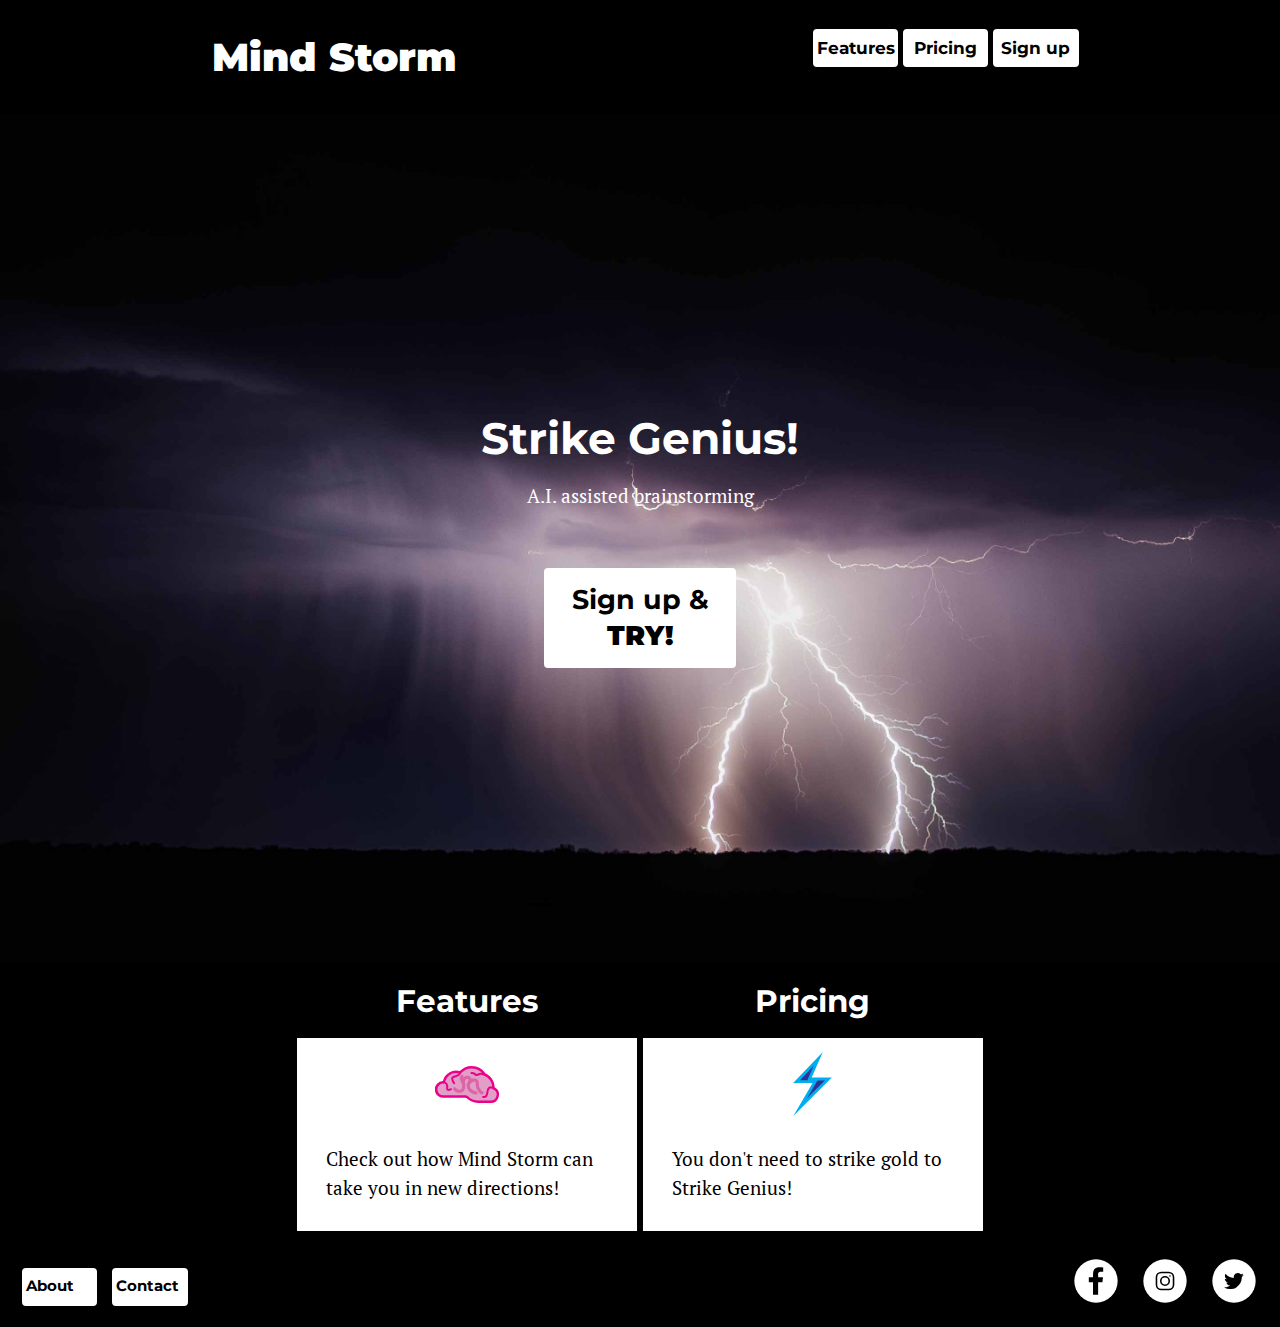
<file: index.html>
<!DOCTYPE html>
<html lang="en-ca">
<head>
  <meta charset="utf-8">
  <title>Mind Storm</title>
  <meta name="viewport" content="width=device-width, initial-scale=1">
  <link href="css/modules.css" rel="stylesheet">
  <link href="css/grid.css" rel="stylesheet">
  <link href="css/type.css" rel="stylesheet">
  <link href="css/main.css" rel="stylesheet">
  <link href="https://fonts.googleapis.com/css?family=Montserrat:400,400i,700,700i,900|PT+Serif:400,400i,700,700i" rel="stylesheet">
</head>
<body>
  <header class="island">
    <nav class="nav clearfix text-center">
      <a href="index.html" class="logo-text left push-0 w-1 bolder zetta">Mind Storm</a>
      <ul class="nav-list list-group-inline right push-0 w-1">
        <li><a class="btn btn-light btn-thin milli" href="tour.html">Features</a></li>
        <li><a class="btn btn-light btn-thin milli" href="pricing.html">Pricing</a></li>
        <li><a class="btn btn-light btn-thin milli" href="sign-up.html">Sign up</a></li>
      </ul>
    </nav>
  </header>
  <main>
    <div class="banner relative">
      <div class="absolute pin-center text-center">
        <h1 class="yotta push-1-2">Strike Genius!</h1>
        <p class="push-2">A.I. assisted brainstorming</p>
        <a class="btn btn-light btn-banner tera text-center" href="sign-up.html">Sign up &amp; <span class="bolder">TRY!</span></a>
      </div>
      <img class="img-flex" src="images/background-index.jpg" alt="">
      <div class="embed embed 16by9">
        <div class="embed-item">
          <img class="img-flex" src="images/background-index.jpg" alt="">
        </div>
      </div>
    </div>
    <section class="cards">
      <div class="grid max-length">
        <div class="unit [ xs-1 s-1-2 m-1-2 l-1-2 ]">
          <a class="link-box text-center home-card" href="tour.html">
            <h2 class="push-0 island-1-2">Features</h2>
            <div class="media">
              <div class="media-img media-img-stacked pad-t-1-2">
                <i class="icon i-64 i-brain"></i>
              </div>
              <div class="media-body">
                <p class="push-0 text-left island">Check out how Mind Storm can take you in new directions!</p>
              </div>
            </div>
          </a>
        </div>
        <div class="unit [ xs-1 s-1-2 ]">
          <a class="link-box text-center home-card" href="pricing.html">
            <h2 class="push-0 island-1-2">Pricing</h2>
            <div class="media">
              <div class="media-img media-img-stacked pad-t-1-2">
                <i class="icon i-64 i-strike"></i>
              </div>
              <div class="media-body">
                <p class="push-0 text-left island">You don't need to strike gold to Strike Genius!</p>
              </div>
            </div>
          </a>
        </div>
      </div>
    </section>
  </main>
  <footer class="gutter-1-2 pad-t-1-2 pad-b-1-2 clearfix">
    <div class="left">
      <div class="footer-button island-1-4">
        <a class="btn btn-light btn-thin micro" href="#">About</a>
      </div>
      <div class="footer-button island-1-4">
        <a class="btn btn-light btn-thin micro" href="#">Contact</a>
      </div>
    </div>
    <div class="right">
      <ul class="list-group-inline push-0">
        <li>
          <a class="icon-link" href="#">
            <i class="icon i-64 i-facebook"></i>
          </a>
        </li>
        <li>
          <a class="icon-link" href="#">
            <i class="icon i-64 i-insta"></i>
          </a>
        </li>
        <li>
          <a class="icon-link" href="#">
            <i class="icon i-64 i-twitter"></i>
          </a>
        </li>
      </ul>
    </div>
  </footer>

</body>
</html>
</file>
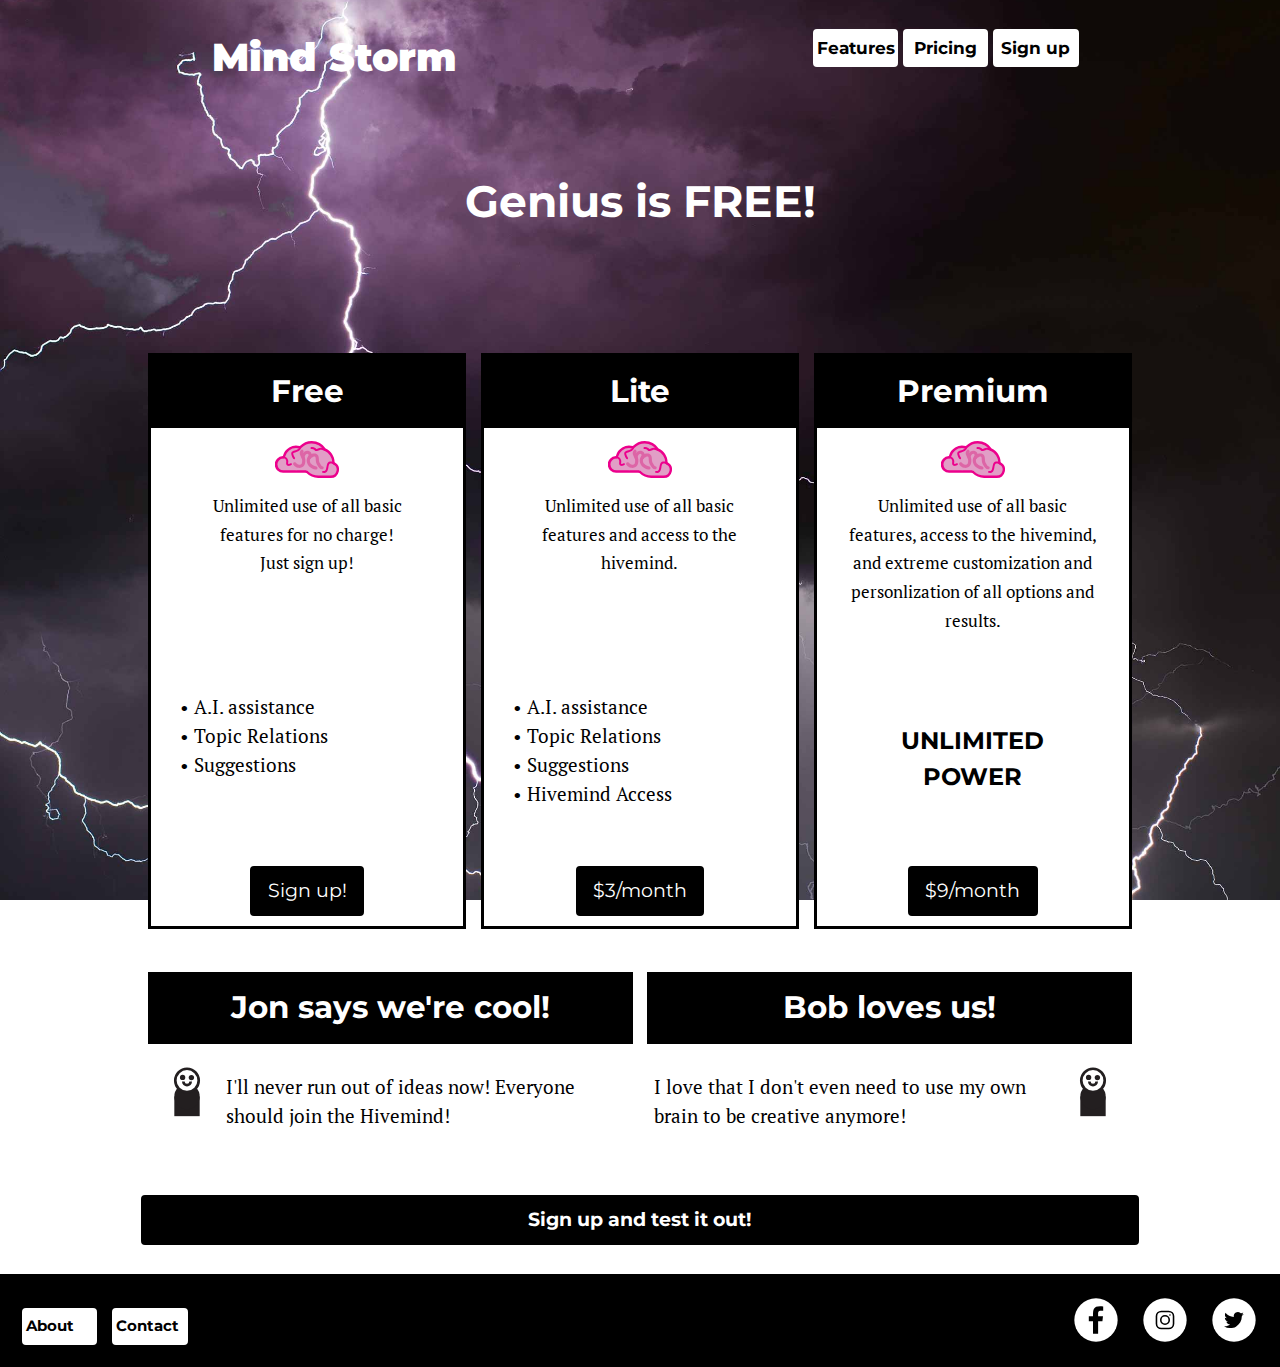
<file: pricing.html>
<!DOCTYPE html>
<html lang="en-ca">
<head>
  <meta charset="utf-8">
  <title>Mind Storm - Pricing</title>
  <meta name="viewport" content="width=device-width, initial-scale=1">
  <link href="css/modules.css" rel="stylesheet">
  <link href="css/grid.css" rel="stylesheet">
  <link href="css/type.css" rel="stylesheet">
  <link href="css/main.css" rel="stylesheet">
  <link href="https://fonts.googleapis.com/css?family=Montserrat:400,400i,700,700i,900|PT+Serif:400,400i,700,700i" rel="stylesheet">
</head>
<body class="pricing-background">
  <header class="island push-2 tour-header">
    <nav class="nav clearfix text-center">
      <a href="index.html" class="logo-text left push-0 w-1 bolder zetta">Mind Storm</a>
      <ul class="nav-list list-group-inline right push-0 w-1">
        <li><a class="btn btn-light btn-thin milli" href="tour.html">Features</a></li>
        <li><a class="btn btn-light btn-thin milli" href="pricing.html">Pricing</a></li>
        <li><a class="btn btn-light btn-thin milli" href="sign-up.html">Sign up</a></li>
      </ul>
    </nav>
  </header>
  <main>
    <div class="text-center">
      <h1 class="yotta push-2 gutter-2">Genius is FREE!</h1>
    </div>
    <section class="tour-cards pad-t-2">
      <div class="grid wrapper">
        <div class="unit [ xs-1 m-1-3 ] island-1-4 push">
          <a class="link-box text-center pricing-card" href="sign-up.html">
            <h2 class="push-0 island-1-2">Free</h2>
            <div class="media gutter">
              <div class="media-img media-img-stacked">
                <i class="icon i-64 i-brain"></i>
              </div>
              <div class="media-body">
                <p class="push milli">Unlimited use of all basic features for no charge!<br>Just sign up!</p>
                <ul class="list-group text-left push-0">
                  <li>&bull; A.I. assistance</li>
                  <li>&bull; Topic Relations</li>
                  <li>&bull; Suggestions</li>
                </ul>
                <div class="btn not-bold push">
                  Sign up!
                </div>
              </div>
            </div>
          </a>
        </div>
        <div class="unit [ xs-1 m-1-3 ] island-1-4 push">
          <a class="link-box text-center pricing-card" href="sign-up.html">
            <h2 class="push-0 island-1-2">Lite</h2>
            <div class="media gutter">
              <div class="media-img media-img-stacked">
                <i class="icon i-64 i-brain"></i>
              </div>
              <div class="media-body">
                <p class="push-1 milli">Unlimited use of all basic features and access to the hivemind.</p>
                <ul class="list-group text-left push-0">
                  <li>&bull; A.I. assistance</li>
                  <li>&bull; Topic Relations</li>
                  <li>&bull; Suggestions</li>
                  <li>&bull; Hivemind Access</li>
                </ul>
                <div class="btn not-bold push">
                  $3/month
                </div>
              </div>
            </div>
          </a>
        </div>
        <div class="unit [ xs-1 m-1-3 l-1-3 ] island-1-4 push">
          <a class="link-box text-center pricing-card" href="sign-up.html">
            <h2 class="push-0 island-1-2">Premium</h2>
            <div class="media gutter">
              <div class="media-img media-img-stacked">
                <i class="icon i-64 i-brain"></i>
              </div>
              <div class="media-body">
                <p class="push-0 push-2 milli">Unlimited use of all basic features, access to the hivemind, and extreme customization and personlization of all options and results.</p>
                <div class="giga unlimited-power">UNLIMITED<br>POWER</div>
                <div class="btn not-bold push">
                  $9/month
                </div>
              </div>
            </div>
          </a>
        </div>
      </div>
      <div class="grid wrapper grid-stretch">
        <div class="unit [ xs-1 m-1-2 ] island-1-4 tour-card push">
          <a class="link-box text-center" href="#">
            <h2 class="push-0 island-1-2">Jon says we're cool!</h2>
            <div class="media">
              <div class="media-img pad-t-1-2 gutter-1-4">
                <i class="icon i-64 i-testimonial"></i>
              </div>
              <div class="media-body">
                <p class="push-0 text-left pad-t pad-b">I'll never run out of ideas now! Everyone should join the Hivemind!</p>
              </div>
            </div>
          </a>
        </div>
        <div class="unit [ xs-1 m-1-2 ] island-1-4 tour-card push">
          <a class="link-box text-center" href="#">
            <h2 class="push-0 island-1-2">Bob loves us!</h2>
            <div class="media">
              <div class="media-img media-img-reversed pad-t-1-2 gutter-1-4">
                <i class="icon i-64 i-testimonial"></i>
              </div>
              <div class="media-body">
                <p class="push-0 text-left pad-t pad-b gutter-1-4">I love that I don't even need to use my own brain to be creative anymore!</p>
              </div>
            </div>
          </a>
        </div>
      </div>
    </section>
    <div class="wrapper push">
      <a class="w-1 text-center btn" href="sign-up.html">Sign up and test it out!</a>
    </div>
    <img class="wrapper push-0 img-bot hidden" src="images/background-signup.jpg" alt="">
  </main>
  <footer class="gutter-1-2 pad-t-1-2 pad-b-1-2 clearfix">
    <div class="left">
      <div class="footer-button island-1-4">
        <a class="btn btn-light btn-thin micro" href="#">About</a>
      </div>
      <div class="footer-button island-1-4">
        <a class="btn btn-light btn-thin micro" href="#">Contact</a>
      </div>
    </div>
    <div class="right">
      <ul class="list-group-inline push-0">
        <li>
          <a class="icon-link" href="#">
            <i class="icon i-64 i-facebook"></i>
          </a>
        </li>
        <li>
          <a class="icon-link" href="#">
            <i class="icon i-64 i-insta"></i>
          </a>
        </li>
        <li>
          <a class="icon-link" href="#">
            <i class="icon i-64 i-twitter"></i>
          </a>
        </li>
      </ul>
    </div>
  </footer>

</body>
</html>
</file>
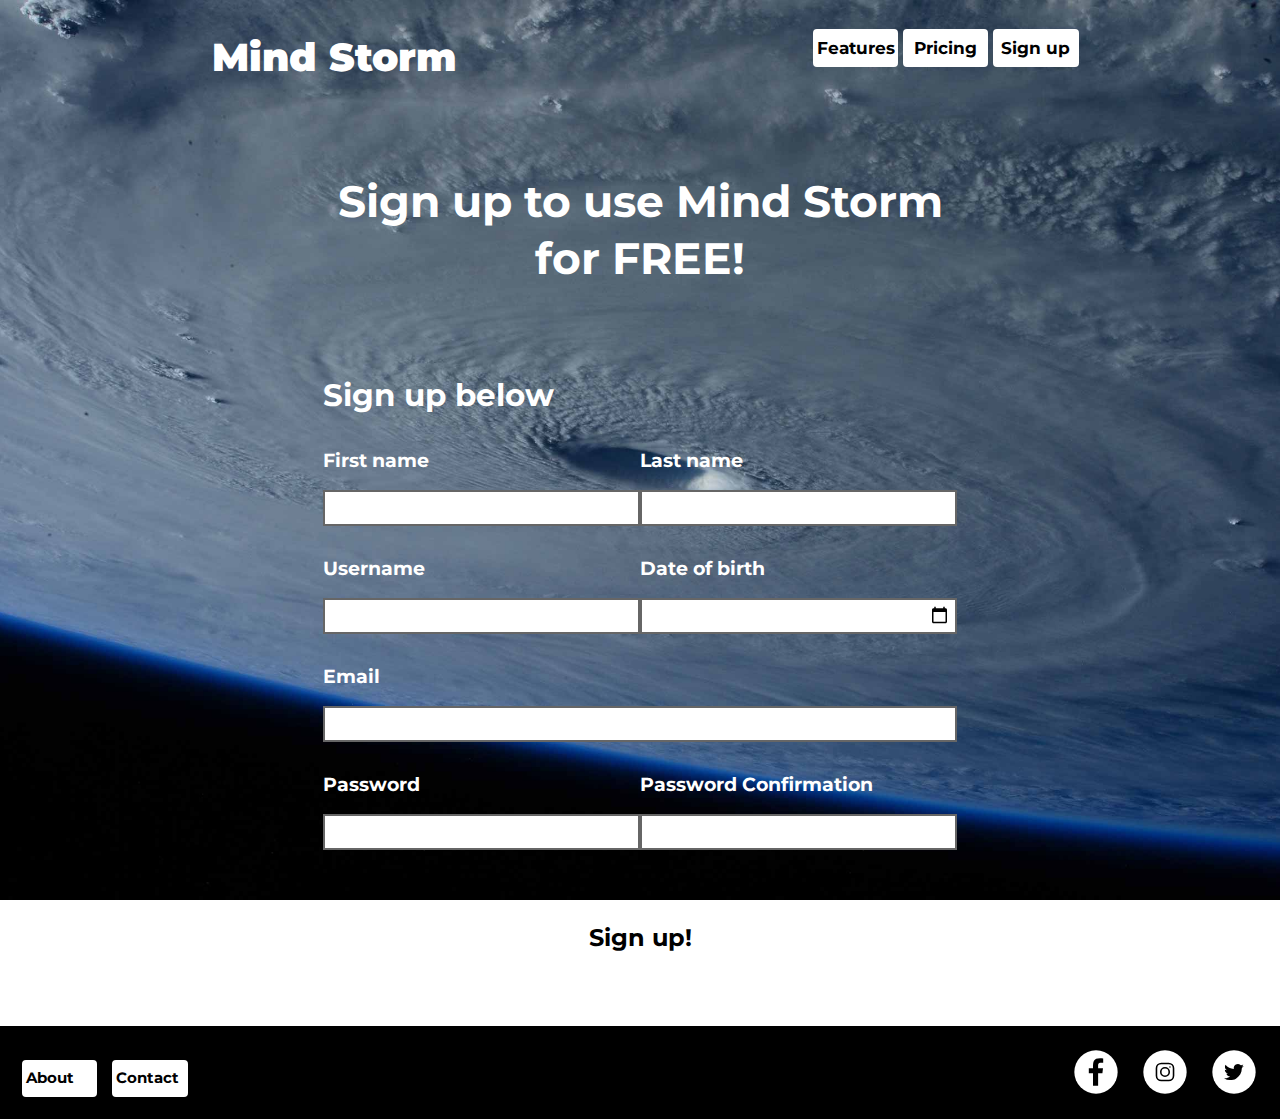
<file: sign-up.html>
<!DOCTYPE html>
<html lang="en-ca">
<head>
  <meta charset="utf-8">
  <title>Mind Storm - Sign up</title>
  <meta name="viewport" content="width=device-width, initial-scale=1">
  <link href="css/modules.css" rel="stylesheet">
  <link href="css/grid.css" rel="stylesheet">
  <link href="css/type.css" rel="stylesheet">
  <link href="css/main.css" rel="stylesheet">
  <link href="https://fonts.googleapis.com/css?family=Montserrat:400,400i,700,700i,900|PT+Serif:400,400i,700,700i" rel="stylesheet">
</head>
<body class="signup-background">
  <header class="island push-2 tour-header">
    <nav class="nav clearfix text-center">
      <a href="index.html" class="logo-text left push-0 w-1 bolder zetta">Mind Storm</a>
      <ul class="nav-list list-group-inline right push-0 w-1">
        <li><a class="btn btn-light btn-thin milli" href="tour.html">Features</a></li>
        <li><a class="btn btn-light btn-thin milli" href="pricing.html">Pricing</a></li>
        <li><a class="btn btn-light btn-thin milli" href="sign-up.html">Sign up</a></li>
      </ul>
    </nav>
  </header>
  <main>
    <div class="text-center">
      <h1 class="yotta push-2 gutter-2">Sign up to use Mind Storm<br>for FREE!</h1>
    </div>
    <section class="signup-section">
      <form class="" action="https://formspree.io/elbe0011@algonquinlive.com" method="POST">
        <div class="max-length island">
          <h2>Sign up below</h2>
          <img class="wrapper push-0 img-bot hidden" src="images/background-signup.jpg" alt="">
          <div class="grid">
            <div class="unit [ xs-1 s-1 m-1-2 l-1-2 ]">
              <label class="push-1-2" for="name-f">First name</label>
              <input class="push" name="name-f" id="name-f">
            </div>
            <div class="unit [ xs-1 s-1 m-1-2 l-1-2 ]">
              <label class="push-1-2" for="name-l">Last name</label>
              <input class="push" name="name-l" id="name-l">
            </div>
            <div class="unit [ xs-1 s-1 m-1-2 l-1-2 ]">
              <label class="push-1-2" for="user">Username</label>
              <input class="push" name="user" id="user">
            </div>
            <div class="unit [ xs-1 s-1 m-1-2 l-1-2 ]">
              <label class="push-1-2" for="dob">Date of birth</label>
              <input class="push" type="date" name="dob" id="dob">
            </div>
            <div class="unit [ xs-1 s-1 m-1 l-1 ]">
              <label class="push-1-2" for="email">Email</label>
              <input class="push" type="email" id="email" name="email">
            </div>
            <div class="unit [ xs-1 s-1 m-1-2 l-1-2 ]">
              <label class="push-1-2" for="password">Password</label>
              <input class="push" type="password" id="password" name="password">
            </div>
            <div class="unit [ xs-1 s-1 m-1-2 l-1-2 ]">
              <label class="push-1-2" for="password">Password Confirmation</label>
              <input class="push" type="password" id="password-c" name="password-c">
            </div>
          </div>
        </div>
        <div class="text-center push-2">
          <button class="btn btn-light giga" type="submit">Sign up!</button>
        </div>
      </form>
    </section>
  </main>
  <footer class="gutter-1-2 pad-t-1-2 pad-b-1-2 clearfix">
    <div class="left">
      <div class="footer-button island-1-4">
        <a class="btn btn-light btn-thin micro" href="#">About</a>
      </div>
      <div class="footer-button island-1-4">
        <a class="btn btn-light btn-thin micro" href="#">Contact</a>
      </div>
    </div>
    <div class="right">
      <ul class="list-group-inline push-0">
        <li>
          <a class="icon-link" href="#">
            <i class="icon i-64 i-facebook"></i>
          </a>
        </li>
        <li>
          <a class="icon-link" href="#">
            <i class="icon i-64 i-insta"></i>
          </a>
        </li>
        <li>
          <a class="icon-link" href="#">
            <i class="icon i-64 i-twitter"></i>
          </a>
        </li>
      </ul>
    </div>
  </footer>

</body>
</html>
</file>
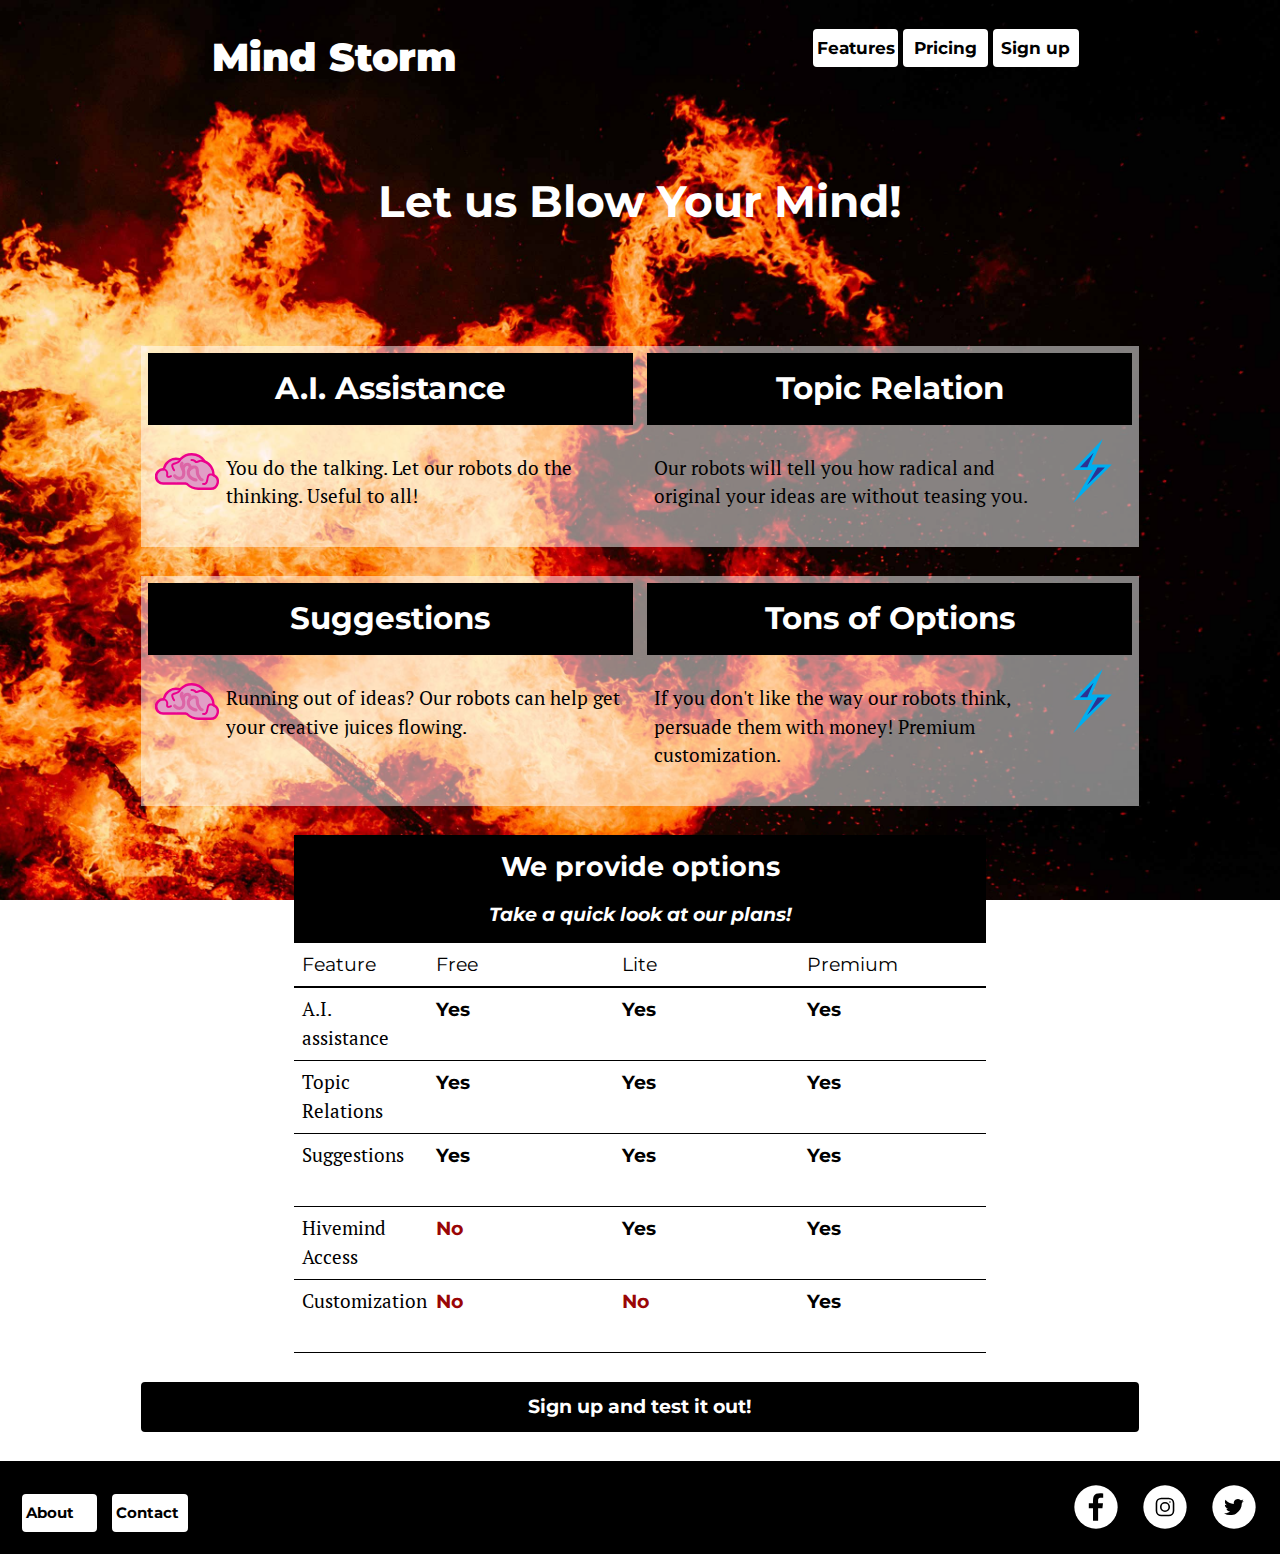
<file: tour.html>
<!DOCTYPE html>
<html lang="en-ca">
<head>
  <meta charset="utf-8">
  <title>Mind Storm - Tour</title>
  <meta name="viewport" content="width=device-width, initial-scale=1">
  <link href="css/modules.css" rel="stylesheet">
  <link href="css/grid.css" rel="stylesheet">
  <link href="css/type.css" rel="stylesheet">
  <link href="css/main.css" rel="stylesheet">
  <link href="https://fonts.googleapis.com/css?family=Montserrat:400,400i,700,700i,900|PT+Serif:400,400i,700,700i" rel="stylesheet">
</head>
<body class="tour-background">
  <header class="island push-2 tour-header">
    <nav class="nav clearfix text-center">
      <a href="index.html" class="logo-text left push-0 w-1 bolder zetta">Mind Storm</a>
      <ul class="nav-list list-group-inline right push-0 w-1">
        <li><a class="btn btn-light btn-thin milli" href="tour.html">Features</a></li>
        <li><a class="btn btn-light btn-thin milli" href="pricing.html">Pricing</a></li>
        <li><a class="btn btn-light btn-thin milli" href="sign-up.html">Sign up</a></li>
      </ul>
    </nav>
  </header>
  <main>
    <div class="text-center">
      <h1 class="yotta push-2 gutter-2">Let us Blow Your Mind!</h1>
    </div>
    <section class="tour-cards pad-t-2">
      <div class="grid wrapper grid-stretch">
        <div class="unit [ xs-1 s-1 m-1-2 l-1-2 ] tour-card island-1-4 push">
          <a class="link-box text-center" href="#">
            <h2 class="push-0 island-1-2">A.I. Assistance</h2>
            <div class="media">
              <div class="media-img pad-t-1-2 gutter-1-4">
                <i class="icon i-64 i-brain"></i>
              </div>
              <div class="media-body">
                <p class="push-0 text-left pad-t pad-b">You do the talking. Let our robots do the thinking. Useful to all!</p>
              </div>
            </div>
          </a>
        </div>
        <div class="unit [ xs-1 m-1-2 ] tour-card island-1-4 push">
          <a class="link-box text-center" href="#">
            <h2 class="push-0 island-1-2">Topic Relation</h2>
            <div class="media">
              <div class="media-img media-img-reversed pad-t-1-2 gutter-1-4">
                <i class="icon i-64 i-strike"></i>
              </div>
              <div class="media-body">
                <p class="push-0 text-left pad-t pad-b gutter-1-4">Our robots will tell you how radical and original your ideas are without teasing you.</p>
              </div>
            </div>
          </a>
        </div>
      </div>
      <div class="grid wrapper grid-stretch">
        <div class="unit [ xs-1 m-1-2 ] island-1-4 tour-card push">
          <a class="link-box text-center" href="#">
            <h2 class="push-0 island-1-2">Suggestions</h2>
            <div class="media">
              <div class="media-img pad-t-1-2 gutter-1-4">
                <i class="icon i-64 i-brain"></i>
              </div>
              <div class="media-body">
                <p class="push-0 text-left pad-t pad-b">Running out of ideas? Our robots can help get your creative juices flowing.</p>
              </div>
            </div>
          </a>
        </div>
        <div class="unit [ xs-1 m-1-2 ] island-1-4 tour-card push">
          <a class="link-box text-center" href="#">
            <h2 class="push-0 island-1-2">Tons of Options</h2>
            <div class="media">
              <div class="media-img media-img-reversed pad-t-1-2 gutter-1-4">
                <i class="icon i-64 i-strike"></i>
              </div>
              <div class="media-body">
                <p class="push-0 text-left pad-t pad-b gutter-1-4">If you don't like the way our robots think, persuade them with money! Premium customization.</p>
              </div>
            </div>
          </a>
        </div>
      </div>
    </section>
    <div class="max-length">
      <h3 class="table-header pad-t-1-2 pad-b-1-2 text-center push-0">We provide options</h3>
      <div class="table-wrapper">
        <table class="max-length">
          <caption class="table-header text-center pad-b-1-2 push-0">Take a quick look at our plans!</caption>
          <thead>
            <tr>
              <th class="feature" scope="col">Feature</th>
              <th class="free" scope="col">Free</th>
              <th class="lite" scope="col">Lite</th>
              <th class="premium" scope="col">Premium</th>
            </tr>
          </thead>
          <tbody>
            <tr>
              <th scope="row">A.I. assistance</th>
              <td>Yes</td>
              <td>Yes</td>
              <td>Yes</td>
            </tr>
            <tr>
              <th scope="row">Topic Relations</th>
              <td>Yes</td>
              <td>Yes</td>
              <td>Yes</td>
            </tr>
            <tr>
              <th scope="row">Suggestions<br><br></th>
              <td>Yes</td>
              <td>Yes</td>
              <td>Yes</td>
            </tr>
            <tr>
              <th scope="row">Hivemind Access</th>
              <td class="no">No</td>
              <td>Yes</td>
              <td>Yes</td>
            </tr>
            <tr>
              <th scope="row">Customization<br><br></th>
              <td class="no">No</td>
              <td class="no">No</td>
              <td>Yes</td>
            </tr>
          </tbody>
        </table>
      </div>
    </div>
    <div class="wrapper push">
      <a class="w-1 text-center btn" href="sign-up.html">Sign up and test it out!</a>
    </div>
    <img class="wrapper push-0 img-bot hidden" src="images/background-signup.jpg" alt="">
  </main>

  <footer class="gutter-1-2 pad-t-1-2 pad-b-1-2 clearfix">
    <div class="left">
      <div class="footer-button island-1-4">
        <a class="btn btn-light btn-thin micro" href="#">About</a>
      </div>
      <div class="footer-button island-1-4">
        <a class="btn btn-light btn-thin micro" href="#">Contact</a>
      </div>
    </div>
    <div class="right">
      <ul class="list-group-inline push-0">
        <li>
          <a class="icon-link" href="#">
            <i class="icon i-64 i-facebook"></i>
          </a>
        </li>
        <li>
          <a class="icon-link" href="#">
            <i class="icon i-64 i-insta"></i>
          </a>
        </li>
        <li>
          <a class="icon-link" href="#">
            <i class="icon i-64 i-twitter"></i>
          </a>
        </li>
      </ul>
    </div>
  </footer>

</body>
</html>
</file>
<file: css/modules.css>
/*
 * Modulifier || Code released under the UNLICENSE
 * Code under other copyrights & licenses listed below.
 * https://modulifier.web-dev.tools/#responsive;images;list-group;embed;media-object;icons;hidden;positioning;nice-lists;forms;buttons;accessibility;print
 */

@-moz-viewport { width: device-width; scale: 1; }
@-ms-viewport { width: device-width; scale: 1; }
@-o-viewport { width: device-width; scale: 1; }
@-webkit-viewport { width: device-width; scale: 1; }
@viewport { width: device-width; scale: 1; }

html {
  box-sizing: border-box;
  -moz-text-size-adjust: 100%;
  -ms-text-size-adjust: 100%;
  -webkit-text-size-adjust: 100%;
  text-size-adjust: 100%;
}

*, *::before, *::after {
  box-sizing: inherit;
}

body {
  margin: 0;
}

article,
aside,
details,
figcaption,
figure,
footer,
header,
main,
menu,
nav,
section,
summary {
  display: block;
}

audio,
canvas,
progress,
video {
  display: inline-block;
  vertical-align: baseline;
}

template {
  display: none;
}

details {
  cursor: pointer;
}

audio:not([controls]) {
  display: none;
  height: 0;
}

a,
area,
button,
input,
label,
select,
textarea,
[tabindex] {
  -ms-touch-action: manipulation;
  touch-action: manipulation;
}

img {
  border: 0;
}

.img-flex {
  display: block;
  width: 100%;
}

svg {
  fill: currentColor;
}

svg:not(:root) {
  overflow: hidden;
}

svg.img-flex {
  width: 100%;
  height: 100%;
}

.image-replacement, .ir {
  overflow: hidden;
  direction: ltr;
  text-align: left;
  text-indent: 100%;
  white-space: nowrap;
}

.list-group, .list-group-inline, .list-group--inline {
  padding-left: 0;
  list-style-type: none;
}

.list-group > dd {
  margin-left: 0;
}

.list-group-inline::before,
.list-group-inline::after,
.list-group--inline::before,
.list-group--inline::after {
  content: "";
  display: table;
}

.list-group-inline::after,
.list-group--inline::after {
  clear: both;
}

.list-group-inline > li,
.list-group--inline > li {
  display: inline-block;
}

.list-group-inline > dt,
.list-group--inline > dt {
  clear: left;
  float: left;
  width: 11em;
}

.list-group-inline > dd,
.list-group--inline > dd {
  float: left;
  min-width: 12em;
}

.embed {
  margin-left: 0;
  margin-right: 0;
  overflow: hidden;
  position: relative;
  width: 100%;
}

.embed-1by1, .embed--1by1 {
  padding-top: 100%; /* Square */
}

.embed-4by3, .embed--4by3 {
  padding-top: 75%; /* Traditional TV/computer screens */
}

.embed-iso216, .embed--iso216 {
  padding-top: 70.92%; /* A-standard paper sizes */
}

.embed-3by2, .embed--3by2 {
  padding-top: 66.6%; /* Classic 35 mm film & most digital photos, landscape */
}

.embed-2by3, .embed--2by3 {
  padding-top: 150%; /* Classic 35 mm film & most digital photos, portrait */
}

.embed-golden, .embed--golden {
  padding-top: 61.8%; /* The Golden Ratio */
}

.embed-16by9, .embed--16by9 {
  padding-top: 56.25%; /* HD TV */
}

.embed-185by100, .embed--185by100 {
  padding-top: 54.05%; /* Common widescreen cinema */
}

.embed-24by10, .embed--24by10 {
  padding-top: 41.667%; /* Widescreen cinema: 2.4:1 */
}

.embed-3by1, .embed--3by1 {
  padding-top: 33.3333%; /* Panorama photos */
}

.embed-4by1, .embed--4by1 {
  padding-top: 25%; /* Polyvision */
}

.embed-5by1, .embed--5by1 {
  padding-top: 20%; /* Really wide... */
}

.embed-item, .embed__item {
  min-height: 100%;
  left: 0;
  position: absolute;
  top: 0;
  width: 100%;
}

.media {
  overflow: hidden;
}

.media-img, .media__img {
  float: left;
}

.media-img-reversed, .media__img--reversed {
  float: right;
}

.media-img-stacked, .media__img--stacked {
  float: none;
}

.media-body, .media__body {
  overflow: hidden;
  min-width: 12em; /* Slightly less than 200px, responsiveness built in */
}

.icon {
  display: inline-block;
  position: relative;
  background: transparent none no-repeat center center;
  background-size: contain;
  vertical-align: middle;
}

.i-16, .i--16 {
  height: 16px;
  width: 16px;
}

.i-18, .i--18 {
  height: 18px;
  width: 18px;
}

.i-24, .i--24 {
  height: 24px;
  width: 24px;
}

.i-32, .i--32 {
  height: 32px;
  width: 32px;
}

.i-48, .i--48 {
  height: 48px;
  width: 48px;
}

.i-64, .i--64 {
  height: 64px;
  width: 64px;
}

.i-96, .i--96 {
  height: 96px;
  width: 96px;
}

.i-128, .i--128 {
  height: 128px;
  width: 128px;
}

.i-192, .i--192 {
  height: 192px;
  width: 192px;
}

.i-256, .i--256 {
  height: 256px;
  width: 256px;
}

.icon img,
.icon svg {
  left: 0;
  height: 100%;
  position: absolute;
  top: 0;
  width: 100%;
}

.icon-label {
  vertical-align: middle;
}

.icon-link,
.icon-link:focus,
.icon-link:hover {
  text-decoration: none;
}

[hidden], .hidden {
  /* stylelint-disable declaration-no-important */
  display: none !important;
  visibility: hidden !important;
  /* stylelint-enable */
}

.visually-hidden {
  height: 1px;
  margin: -1px;
  overflow: hidden;
  padding: 0;
  position: absolute;
  width: 1px;
  border: 0;
  clip: rect(0 0 0 0);
}

.visually-hidden.focusable:active, .visually-hidden.focusable:focus {
  height: auto;
  margin: 0;
  overflow: visible;
  position: static;
  width: auto;
  clip: auto;
}

.invisible {
  visibility: hidden;
}

.chop,
.crop {
  overflow: hidden;
}

.truncate {
  max-width: 100%;
  overflow: hidden;
  width: 100%;
  text-overflow: ellipsis;
  white-space: nowrap;
}

.scrollable {
  max-width: 100%;
  overflow-x: auto;
  overflow-y: hidden;
  -webkit-overflow-scrolling: touch;
}

.center {
  margin-left: auto;
  margin-right: auto;
}

.clearfix::after {
  content: " ";
  display: block;
  clear: both;
}

.left {
  float: left;
}

.right {
  float: right;
}

.center-text,
.center-flow {
  text-align: center;
}

.center-block {
  margin-left: auto;
  margin-right: auto;
}

.center-contents,
.center-contents-vertical {
  display: -webkit-flex;
  display: -ms-flexbox;
  display: flex;
  -webkit-justify-content: center;
  -ms-flex-pack: center;
  justify-content: center;
  -webkit-align-items: center;
  -ms-flex-align: center;
  align-items: center;
  -webkit-align-content: center;
  -ms-flex-line-pack: center;
  align-content: center;
  -webkit-flex-direction: column wrap;
  -ms-flex-direction: column wrap;
  flex-flow: column wrap;
}

.center-contents-horizontal {
  display: -webkit-flex;
  display: -ms-flexbox;
  display: flex;
  -webkit-justify-content: center;
  -ms-flex-pack: center;
  justify-content: center;
  -webkit-align-items: center;
  -ms-flex-align: center;
  align-items: center;
  -webkit-align-content: center;
  -ms-flex-line-pack: center;
  align-content: center;
  -webkit-flex-direction: row wrap;
  -ms-flex-direction: row wrap;
  flex-flow: row wrap;
}

.inline {
  display: inline;
}

.block {
  display: block;
}

.inline-block, .ib {
  display: inline-block;
}

.valign-top {
  vertical-align: top;
}

.valign-bottom {
  vertical-align: bottom;
}

.valign-middle {
  vertical-align: middle;
}

.fixed {
  position: fixed;
}

.relative {
  position: relative;
}

.absolute {
  position: absolute;
}

.static {
  position: static;
}

.zindex-1 {
  z-index: 1;
}

.zindex-2 {
  z-index: 2;
}

.zindex-3 {
  z-index: 3;
}

.pin-top-left, .pin-tl {
  top: 0;
  left: 0;
}

.pin-top-right, .pin-tr {
  top: 0;
  right: 0;
}

.pin-bottom-left, .pin-bl {
  bottom: 0;
  left: 0;
}

.pin-bottom-right, .pin-br {
  bottom: 0;
  right: 0;
}

.pin-top-center, .pin-tc {
  left: 50%;
  top: 0;
  transform: translateX(-50%);
}

.pin-bottom-center, .pin-bc {
  bottom: 0;
  left: 50%;
  transform: translateX(-50%);
}

.pin-center-left, .pin-cl {
  left: 0;
  top: 50%;
  transform: translateY(-50%);
}

.pin-center-right, .pin-cr {
  right: 0;
  top: 50%;
  transform: translateY(-50%);
}

.pin-center, .pin-c {
  left: 50%;
  top: 50%;
  transform: translate(-50%, -50%);
}

.width-quarter, .w-1-4 {
  width: 25%;
}

.width-half, .w-1-2 {
  width: 50%;
}

.width-full, .w-1 {
  width: 100%;
}

.height-quarter, .h-1-4 {
  height: 25%;
}

.height-half, .h-1-2 {
  height: 50%;
}

.height-full, .h-1 {
  height: 100%;
}

ul {
  list-style-type: none;
}

ul > li::before {
  content: "·";
  float: left;
  margin-left: -1.6em;
  width: 1.3em;
  text-align: right;
}

ol {
  counter-reset: ol-simple-numbers;
  list-style-type: none;
}

ol > li::before {
  float: left;
  margin-left: -1.6em;
  width: 1.3em;
  counter-increment: ol-simple-numbers;
  content: counter(ol-simple-numbers);
  text-align: right;
}

.list-group > li::before,
.list-group-inline > li::before,
.list-group--inline > li::before {
  content: none;
}

/* stylelint-disable no-descending-specificity */

/*
 * (c) Nicolas Gallagher and Jonathan Neal of Normalize.css || MIT License
 *     https://necolas.github.io/normalize.css/
 */

button,
input,
optgroup,
select,
textarea {
  color: inherit;
  font: inherit;
  margin: 0;
}

button,
input {
  overflow: visible;
}

button,
select {
  text-transform: none;
}

button,
html input[type="button"],
input[type="reset"],
input[type="submit"] {
  -webkit-appearance: button;
  cursor: pointer;
}

button[disabled],
html input[disabled] {
  cursor: default;
}

button::-moz-focus-inner,
input::-moz-focus-inner {
  border: 0;
  padding: 0;
}

input[type="checkbox"],
input[type="radio"] {
  opacity: 0;
  position: absolute;
  height: 1px;
  width: 1px;
}

input[type="number"]::-webkit-inner-spin-button,
input[type="number"]::-webkit-outer-spin-button {
  height: auto;
}

input[type="search"]::-webkit-search-cancel-button,
input[type="search"]::-webkit-search-decoration {
  -webkit-appearance: none;
}

fieldset {
  padding-left: 0;
  padding-right: 0;

  border: 0;
  border-top: 2px solid #666;
}

legend {
  color: inherit;
  display: table;
  max-width: 100%;
  padding: 0 .3em 0 0;
  white-space: normal;

  border: 0;

  font-weight: bold;
}

optgroup {
  font-weight: bold;
}

::-webkit-input-placeholder {
  color: inherit;
  opacity: .54;
}

::-webkit-file-upload-button {
  -webkit-appearance: button;
  font: inherit;
}

/* End Normalize.css code */

label,
.label-block {
  display: block;
  cursor: pointer;
}

input[type="checkbox"] + label,
input[type="radio"] + label,
.label-inline {
  display: inline-block;
}

input:not([type]),
input[type="text"],
input[type="number"],
input[type="search"],
input[type="url"],
input[type="email"],
input[type="password"],
input[type="tel"],
input[type="datetime-local"],
input[type="month"],
input[type="week"],
input[type="date"],
input[type="time"],
input[type="range"],
select,
textarea {
  -moz-appearance: none;
  -webkit-appearance: none;
  appearance: none;
}

input,
textarea {
  display: block;
  width: 100%;

  background-color: #fff;
  border: 2px solid #666;
  border-radius: 0;

  vertical-align: middle;
}

label {
  vertical-align: middle;
}

textarea {
  max-width: 100%;
  min-height: 4em;
  overflow: auto;
}

input[type="color"] {
  display: inline-block;
  width: 2em;
}

select {
  display: block;
  width: 100%;

  background-image: url("data:image/svg+xml,%3Csvg xmlns='http://www.w3.org/2000/svg' width='256' height='256' data-name='Layer 1' viewBox='0 0 256 256'%3E%3Cpath fill='none' stroke='%23000' stroke-miterlimit='10' stroke-width='70' d='M36.3 82.1l91.9 91.8 91.5-91.8'/%3E%3C/svg%3E");
  background-repeat: no-repeat;
  background-position: calc(100% - .4em) center;
  background-size: 18px auto;
  background-color: #fff;
  border: 2px solid #666;
  border-radius: 0;
}

input[type="checkbox"] + label::before {
  content: " ";
  display: inline-block;
  height: 1.8em;
  margin-right: .3em;
  position: relative;
  vertical-align: middle;
  top: -.1em;
  width: 1.8em;

  background-color: #fff;
  background-size: cover;
  border: 2px solid #666;

  line-height: inherit;
}

input[type="checkbox"]:checked + label::before {
  background-image: url("data:image/svg+xml,%3Csvg xmlns='http://www.w3.org/2000/svg' width='256' height='256' data-name='Layer 1' viewBox='0 0 256 256'%3E%3Cpath fill='none' stroke='%23000' stroke-miterlimit='10' stroke-width='50' d='M49.9 130.1l50.8 50.7L206.1 75.2'/%3E%3C/svg%3E");
}

input[type="checkbox"]:focus + label::before {
  outline: 3px solid #000;
  z-index: 1000;
}

input[type="radio"] + label::before {
  content: " ";
  display: inline-block;
  height: 1.8em;
  margin-right: .3em;
  position: relative;
  vertical-align: middle;
  top: -.1em;
  width: 1.8em;

  background-color: #fff;
  background-size: cover;
  border: 2px solid #666;
  border-radius: 50%;

  line-height: inherit;
}

input[type="radio"]:checked + label::before {
  background-image: url("data:image/svg+xml,%3Csvg xmlns='http://www.w3.org/2000/svg' width='256' height='256' data-name='Layer 1' viewBox='0 0 256 256'%3E%3Ccircle cx='128' cy='128' r='70.4'/%3E%3C/svg%3E");
}

input[type="radio"]:focus + label::before,
input[type="radio"] + label:focus::before {
  box-shadow: 0 0 0 3px #000;
  z-index: 1000;
}

input[type="range"] {
  border: 0;
  background-color: #fff;
}

input[type="range"]::-webkit-slider-runnable-track {
  height: 6px;

  -webkit-appearance: none;
  appearance: none;
  background-color: #ccc;
  border: 0;
  border-radius: 3px;
}

input[type="range"]:active::-webkit-slider-runnable-track {
  background-color: #ccc;
}

input[type="range"]::-moz-range-track {
  height: 6px;

  -moz-appearance: none;
  appearance: none;
  background-color: #ccc;
  border: 0;
  border-radius: 3px;
}

input[type="range"]:active::-moz-range-track {
  background-color: #ccc;
}

input[type="range"]::-ms-track {
  height: 6px;

  -ms-appearance: none;
  appearance: none;
  background-color: #ccc;
  border: 0;
  border-radius: 3px;
}

input[type="range"]:active::-ms-track {
  background-color: #ccc;
}

input[type="range"]::-webkit-slider-thumb {
  margin-top: -4px;
  height: 16px;
  width: 16px;

  -webkit-appearance: none;
  appearance: none;
  background-color: #000;
  border: none;
  border-radius: 50%;
}

input[type="range"]:hover::-webkit-slider-thumb {
  background-color: #000;
}

input[type="range"]:active::-webkit-slider-thumb {
  background-color: #000;
}

input[type="range"]::-moz-range-thumb {
  margin-top: -4px;
  height: 16px;
  width: 16px;

  -webkit-appearance: none;
  appearance: none;
  background-color: #000;
  border: none;
  border-radius: 50%;
}

input[type="range"]:hover::-moz-range-thumb {
  background-color: #000;
}

input[type="range"]:active::-moz-range-thumb {
  background-color: #000;
}

input[type="range"]::-ms-thumb {
  margin-top: -4px;
  height: 16px;
  width: 16px;

  -webkit-appearance: none;
  appearance: none;
  background-color: #000;
  border: none;
  border-radius: 50%;
}

input[type="range"]:hover::-ms-thumb {
  background-color: #000;
}

input[type="range"]:active::-ms-thumb {
  background-color: #000;
}

/* stylelint-enable */

.link-box {
  display: block;
  text-decoration: none;
}

button,
.btn {
  cursor: pointer;
  display: inline-block;
  margin: 0;
  overflow: visible;
  padding: .375em .75em .42em;
  -webkit-appearance: none;
  -moz-appearance: none;
  appearance: none;
  background-color: #333;
  border-radius: 4px;
  border: 3px solid #333;
  color: #fff;
  font: inherit;
  text-decoration: none;
  text-transform: none;
}

button::-moz-focus-inner {
  border: 0;
  padding: 0;
}

button:focus,
button:hover,
.btn:focus,
.btn:hover {
  background-color: #000;
  border-color: #000;
  color: #fff;
}

button[disabled] {
  cursor: default;
}

.btn-light, .btn--light {
  background-color: #e2e2e2;
  border-color: #e2e2e2;
  color: #000;
}

.btn-light:focus,
.btn-light:hover,
.btn--light:focus,
.btn--light:hover {
  background-color: #666;
  border-color: #666;
  color: #fff;
}

.btn-ghost,
.btn--ghost {
  background-color: transparent;
  border-color: #333;
  color: #000;
}

.btn-ghost:focus,
.btn-ghost:hover,
.btn--ghost:focus,
.btn--ghost:hover {
  background-color: #e2e2e2;
  border-color: #000;
  color: #000;
}

.btn-link {
  display: inline;
  padding: 0;
  background-color: transparent;
  border-radius: 0;
  border: 0;
  color: inherit;
}

.btn-link:focus,
.btn-link:hover {
  background-color: transparent;
  color: inherit;
}

a:hover, a:active {
  outline: none;
}

a:focus,
[tabindex="0"]:focus,
details:focus,
summary:focus,
input:focus,
textarea:focus,
button:focus,
select:focus {
  outline: 3px solid #000;
}

a:focus, [tabindex="0"]:focus {
  outline-offset: 3px;
}

.skip-links {
  margin: 0;
  padding: 0;
  list-style-type: none;
}

.skip-links > li::before {
  content: none; /* Remove the bullets if nice lists is selected */
}

.skip-links a,
.skip-links button {
  padding: .5em .75em;
  position: absolute;
  top: -10em;
  z-index: 10000; /* To make sure they're always on top */
  background-color: #000;
  border: 0;
  color: #fff;
  font-size: 1.125rem;
  font-weight: bold;
  text-decoration: none;
}

.skip-links a:focus,
.skip-links button:focus {
  outline-offset: 3px;
  top: 0;
}

[aria-busy="true"] {
  cursor: progress;
}

[aria-controls] {
  cursor: pointer;
}

[aria-disabled] {
  cursor: default;
}

.print-only {
  display: none;
  visibility: hidden;
}

@media print {

  .no-print {
    display: none;
    visibility: hidden;
  }

  .print-only {
    display: block;
    visibility: visible;
  }

  /*
   * (c) HTML5 Boilerplate || MIT License
   *     https://html5boilerplate.com/
   */

  /* stylelint-disable declaration-no-important */

  *, *::before, *::after, *::first-letter, *::first-line {
    background: none transparent !important;
    color: #000 !important;
    box-shadow: none !important;
    text-shadow: none !important;
  }

  /* stylelint-enable */

  a, a:visited {
    text-decoration: underline;
  }

  a[href]::after {
    content: " (" attr(href) ")";
  }

  abbr[title]::after {
    content: " (" attr(title) ")";
  }

  a[href^="#"]::after,
  a[href^="javascript:"]::after {
    content: "";
  }

  pre, blockquote {
    page-break-inside: avoid;
  }

  thead {
    display: table-header-group;
  }

  tr, img {
    page-break-inside: avoid;
  }

  p, h1, h2, h3, h4, h5, h6 {
    orphans: 3;
    widows: 3;
  }

  h1, h2, h3, h4, h5, h6 {
    page-break-after: avoid;
  }

  /* End HTML5 Boilerplate code */
}
</file>
<file: css/grid.css>
/*
  Gridifier || Code released under the UNLICENSE
  https://gridifier.web-dev.tools/#xs,4,0,0,0;s,4,25,0,0;m,4,38,1,1;l,4,60,1,1
*/

.grid {
  margin: 0;
  padding: 0;
  letter-spacing: -.31em;
  text-rendering: optimizeSpeed;
  display: -webkit-flex;
  display: -ms-flexbox;
  display: flex;
  -webkit-flex-flow: row wrap;
  -ms-flex-flow: row wrap;
  flex-flow: row wrap;
}

.grid-bottom {
  -webkit-align-items: flex-end;
  -ms-align-items: flex-end;
  align-items: flex-end;
}

.grid-middle {
  -webkit-align-items: center;
  -ms-align-items: center;
  align-items: center;
}

.grid-stretch {
  -webkit-align-items: stretch;
  -ms-align-items: stretch;
  align-items: stretch;
}

.opera-only :-o-prefocus,
.grid {
  word-spacing: -.43em;
}

.unit {
  letter-spacing: normal;
  text-rendering: auto;
  vertical-align: top;
  word-spacing: normal;
  display: inline-block;
  visibility: visible;
}

.grid-bottom .unit {
  vertical-align: bottom;
}

.grid-middle .unit {
  vertical-align: middle;
}

[class*="unit-push-"],
[class*="unit-pull-"] {
  position: relative;
}

.unit-xs-hidden {
  display: none;
  visibility: hidden;
}

.unit-xs-centered {
  margin: 0 auto;
}

.unit-xs-1,
.xs-1 {
  display: block;
  visibility: visible;
  width: 100%;
}

.unit-xs-1-2,
.xs-1-2 {
  width: 50%;
}

.unit-xs-1-3,
.xs-1-3 {
  width: 33.3333%;
}

.unit-xs-2-3,
.xs-2-3 {
  width: 66.6667%;
}

.unit-xs-1-4,
.xs-1-4 {
  width: 25%;
}

.unit-xs-3-4,
.xs-3-4 {
  width: 75%;
}

.unit-xs-1-2,
.xs-1-2,
.unit-xs-1-3,
.xs-1-3,
.unit-xs-2-3,
.xs-2-3,
.unit-xs-1-4,
.xs-1-4,
.unit-xs-3-4,
.xs-3-4 {
  display: inline-block;
  visibility: visible;
}

@media only screen and (min-width: 25em) {

  .unit-s-hidden {
    display: none;
    visibility: hidden;
  }

  .unit-s-centered {
    margin: 0 auto;
  }

  .unit-s-1,
  .s-1 {
    display: block;
    visibility: visible;
    width: 100%;
  }

  .unit-s-1-2,
  .s-1-2 {
    width: 50%;
  }

  .unit-s-1-3,
  .s-1-3 {
    width: 33.3333%;
  }

  .unit-s-2-3,
  .s-2-3 {
    width: 66.6667%;
  }

  .unit-s-1-4,
  .s-1-4 {
    width: 25%;
  }

  .unit-s-3-4,
  .s-3-4 {
    width: 75%;
  }

  .unit-s-1-2,
  .s-1-2,
  .unit-s-1-3,
  .s-1-3,
  .unit-s-2-3,
  .s-2-3,
  .unit-s-1-4,
  .s-1-4,
  .unit-s-3-4,
  .s-3-4 {
    display: inline-block;
    visibility: visible;
  }

}

@media only screen and (min-width: 38em) {

  .unit-m-hidden {
    display: none;
    visibility: hidden;
  }

  .unit-m-centered {
    margin: 0 auto;
  }

  .unit-m-1,
  .m-1 {
    display: block;
    visibility: visible;
    width: 100%;
  }

  .unit-offset-m-0 {
    margin-left: 0;
  }

  .unit-push-m-0,
  .unit-pull-m-0 {
    left: 0;
  }

  .unit-m-1-2,
  .m-1-2 {
    width: 50%;
  }

  .unit-offset-m-1-2 {
    margin-left: 50%;
  }

  .unit-push-m-1-2 {
    left: 50%;
  }

  .unit-pull-m-1-2 {
    left: -50%;
  }

  .unit-m-1-3,
  .m-1-3 {
    width: 33.3333%;
  }

  .unit-offset-m-1-3 {
    margin-left: 33.3333%;
  }

  .unit-push-m-1-3 {
    left: 33.3333%;
  }

  .unit-pull-m-1-3 {
    left: -33.3333%;
  }

  .unit-m-2-3,
  .m-2-3 {
    width: 66.6667%;
  }

  .unit-offset-m-2-3 {
    margin-left: 66.6667%;
  }

  .unit-push-m-2-3 {
    left: 66.6667%;
  }

  .unit-pull-m-2-3 {
    left: -66.6667%;
  }

  .unit-m-1-4,
  .m-1-4 {
    width: 25%;
  }

  .unit-offset-m-1-4 {
    margin-left: 25%;
  }

  .unit-push-m-1-4 {
    left: 25%;
  }

  .unit-pull-m-1-4 {
    left: -25%;
  }

  .unit-m-3-4,
  .m-3-4 {
    width: 75%;
  }

  .unit-offset-m-3-4 {
    margin-left: 75%;
  }

  .unit-push-m-3-4 {
    left: 75%;
  }

  .unit-pull-m-3-4 {
    left: -75%;
  }

  .unit-m-1-2,
  .m-1-2,
  .unit-m-1-3,
  .m-1-3,
  .unit-m-2-3,
  .m-2-3,
  .unit-m-1-4,
  .m-1-4,
  .unit-m-3-4,
  .m-3-4 {
    display: inline-block;
    visibility: visible;
  }

}

@media only screen and (min-width: 60em) {

  .unit-l-hidden {
    display: none;
    visibility: hidden;
  }

  .unit-l-centered {
    margin: 0 auto;
  }

  .unit-l-1,
  .l-1 {
    display: block;
    visibility: visible;
    width: 100%;
  }

  .unit-offset-l-0 {
    margin-left: 0;
  }

  .unit-push-l-0,
  .unit-pull-l-0 {
    left: 0;
  }

  .unit-l-1-2,
  .l-1-2 {
    width: 50%;
  }

  .unit-offset-l-1-2 {
    margin-left: 50%;
  }

  .unit-push-l-1-2 {
    left: 50%;
  }

  .unit-pull-l-1-2 {
    left: -50%;
  }

  .unit-l-1-3,
  .l-1-3 {
    width: 33.3333%;
  }

  .unit-offset-l-1-3 {
    margin-left: 33.3333%;
  }

  .unit-push-l-1-3 {
    left: 33.3333%;
  }

  .unit-pull-l-1-3 {
    left: -33.3333%;
  }

  .unit-l-2-3,
  .l-2-3 {
    width: 66.6667%;
  }

  .unit-offset-l-2-3 {
    margin-left: 66.6667%;
  }

  .unit-push-l-2-3 {
    left: 66.6667%;
  }

  .unit-pull-l-2-3 {
    left: -66.6667%;
  }

  .unit-l-1-4,
  .l-1-4 {
    width: 25%;
  }

  .unit-offset-l-1-4 {
    margin-left: 25%;
  }

  .unit-push-l-1-4 {
    left: 25%;
  }

  .unit-pull-l-1-4 {
    left: -25%;
  }

  .unit-l-3-4,
  .l-3-4 {
    width: 75%;
  }

  .unit-offset-l-3-4 {
    margin-left: 75%;
  }

  .unit-push-l-3-4 {
    left: 75%;
  }

  .unit-pull-l-3-4 {
    left: -75%;
  }

  .unit-l-1-2,
  .l-1-2,
  .unit-l-1-3,
  .l-1-3,
  .unit-l-2-3,
  .l-2-3,
  .unit-l-1-4,
  .l-1-4,
  .unit-l-3-4,
  .l-3-4 {
    display: inline-block;
    visibility: visible;
  }

}

.unit-content-distribute,
.content-distribute {
  display: -ms-flexbox;
  display: -webkit-flex;
  display: flex;
  -ms-flex-direction: column;
  -webkit-flex-direction: column;
  flex-direction: column;
  -ms-flex-pack: justify;
  -webkit-justify-content: space-between;
  justify-content: space-between;
}

.content-fill,
.content-stretch {
  -ms-flex-grow: 2;
  -webkit-flex-grow: 2;
  flex-grow: 2;
  max-width: 100%; /* @bugfix: IE 10, 11 */
}

.content-shrink {
  -ms-align-self: center;
  -webkit-align-self: center;
  align-self: center;
}
</file>
<file: css/type.css>
/*
  Typografier || Code released under the UNLICENSE
  https://typografier.web-dev.tools/#0,100,1.3,1.067,0;38,110,1.4,1.125,1;60,120,1.5,1.125,1;90,130,1.5,1.125,1
*/

html {
  font-size: 100%;
  line-height: 1.3;
}

a {
  background-color: transparent;
  -webkit-text-decoration-skip: objects;
}

sub,
sup {
  font-size: 75%;
  line-height: 1px;
  position: relative;
  vertical-align: baseline;
}

sup {
  top: -.5em;
}

sub {
  bottom: -.25em;
}

pre,
code,
kbd,
samp {
  font-size: 100%;
}

abbr[title] {
  border-bottom: none;
  text-decoration: underline;
  text-decoration: underline dotted;
}

b,
strong {
  font-weight: bold;
}

dfn,
caption {
  font-style: italic;
}

hr {
  border: 0;
  border-top: 2px solid #000;
  height: 0;
}

table {
  border-collapse: collapse;
  border-spacing: 0;
  width: 100%;
  table-layout: fixed;
}

caption {
  text-align: left;
}

th,
td {
  border-bottom: 1px solid #000;
  text-align: left;
  vertical-align: top;
}

thead th {
  vertical-align: bottom;

  border-bottom-width: 2px;
}

.text-left {
  text-align: left;
}

.text-right {
  text-align: right;
}

.text-center {
  text-align: center;
}

.normal {
  font-weight: normal;
  font-style: normal;
}

.not-bold {
  font-weight: normal;
}

.not-italic {
  font-style: normal;
}

.bold {
  font-weight: bold;
}

.italic {
  font-style: italic;
}

.text-upper {
  text-transform: uppercase;
}

.text-lower {
  text-transform: lowercase;
}

.wrapper {
  margin-left: auto;
  margin-right: auto;
  max-width: 52em;
  width: 100%;
}

.max-length {
  margin-left: auto;
  margin-right: auto;
  max-width: 36em;
  width: 100%;
}

h1,
h2,
h3,
h4,
h5,
h6,
p,
ul,
ol,
dl,
dd,
figure,
blockquote,
details,
hr,
fieldset,
pre,
table,
caption {
  margin: 0 0 1.3rem;
}

.yotta {
  font-size: 1.5745rem;
  line-height: 2.275rem;
}

.zetta {
  font-size: 1.4757rem;
  line-height: 1.95rem;
}

h1,
.exa {
  font-size: 1.383rem;
  line-height: 1.95rem;
}

h2,
.peta {
  font-size: 1.2962rem;
  line-height: 1.95rem;
}

h3,
.tera {
  font-size: 1.2148rem;
  line-height: 1.625rem;
}

h4,
.giga {
  font-size: 1.1385rem;
  line-height: 1.625rem;
}

h5,
.mega {
  font-size: 1.067rem;
  line-height: 1.625rem;
}

h6,
.kilo,
input,
textarea {
  font-size: 1rem;
  line-height: 1.3rem;
}

small,
.milli {
  font-size: .9372rem;
  line-height: 1.3rem;
}

.micro {
  font-size: .8784rem;
  line-height: 1.3rem;
}

ul {
  padding-left: 1em;
}

ol {
  padding-left: 1.6em;
}

input,
option,
select {
  height: calc(1.3rem + .1625rem + .1625rem);
}

input[type="color"] {
  width: calc(1.3rem + .1625rem + .1625rem);
}

input[type="checkbox"],
input[type="radio"] {
  display: inline-block;
  height: auto;
  width: auto;
}

.push {
  margin-bottom: 1.3rem;
}

.push-none,
.push-0 {
  margin-bottom: 0;
}

.push-double,
.push-2 {
  margin-bottom: 2.6rem;
}

.push-half,
.push-1-2 {
  margin-bottom: .65rem;
}

.push-quarter,
.push-1-4 {
  margin-bottom: .325rem;
}

.push-eighth,
.push-1-8 {
  margin-bottom: .1625rem;
}

.push-right-eighth,
.push-r-1-8 {
  margin-right: .1625rem;
}

.push-right-quarter,
.push-r-1-4 {
  margin-right: .325rem;
}

.push-right-half,
.push-r-1-2 {
  margin-right: .65rem;
}

.push-right,
.push-r {
  margin-right: 1.3rem;
}

.pad-top,
.pad-t {
  padding-top: 1.3rem;
}

.pad-bottom,
.pad-b {
  padding-bottom: 1.3rem;
}

.pad-top-double,
.pad-t-2 {
  padding-top: 2.6rem;
}

.pad-bottom-double,
.pad-b-2 {
  padding-bottom: 2.6rem;
}

.pad-top-half,
.pad-t-1-2 {
  padding-top: .65rem;
}

.pad-bottom-half,
.pad-b-1-2 {
  padding-bottom: .65rem;
}

.pad-top-quarter,
.pad-t-1-4 {
  padding-top: .325rem;
}

.pad-bottom-quarter,
.pad-b-1-4 {
  padding-bottom: .325rem;
}

.pad-top-eighth,
.pad-t-1-8 {
  padding-top: .1625rem;
}

.pad-bottom-eighth,
.pad-b-1-8 {
  padding-bottom: .1625rem;
}

.island {
  padding: 1.3rem;
}

.island-double,
.island-2 {
  padding: 2.6rem;
}

.island-half,
.island-1-2 {
  padding: .65rem;
}

.island-quarter,
.island-1-4,
td,
table th {
  padding: .325rem;
}

.island-eighth,
.island-1-8,
input,
textarea {
  padding: .1625rem;
}

.gutter {
  padding-left: 1.3rem;
  padding-right: 1.3rem;
}

.gutter-double,
.gutter-2 {
  padding-left: 2.6rem;
  padding-right: 2.6rem;
}

.gutter-half,
.gutter-1-2 {
  padding-left: .65rem;
  padding-right: .65rem;
}

.gutter-quarter,
.gutter-1-4,
caption {
  padding-left: .325rem;
  padding-right: .325rem;
}

.gutter-eighth,
.gutter-1-8 {
  padding-left: .1625rem;
  padding-right: .1625rem;
}

select {
  padding: 0 .1625rem;
}

fieldset {
  padding: .325rem 0;

  border: 0;
  border-top: 2px solid #000;
}

legend {
  padding-right: .325rem;
}

@media only screen and (min-width: 38em) {

  html {
    font-size: 110%;
    line-height: 1.4;
  }

  h1,
  h2,
  h3,
  h4,
  h5,
  h6,
  p,
  ul,
  ol,
  dl,
  dd,
  figure,
  blockquote,
  details,
  hr,
  fieldset,
  pre,
  table,
  caption {
    margin: 0 0 1.4rem;
  }

  .yotta {
    font-size: 2.2807rem;
    line-height: 3.15rem;
  }

  .zetta {
    font-size: 2.0273rem;
    line-height: 2.8rem;
  }

  h1,
  .exa {
    font-size: 1.802rem;
    line-height: 2.45rem;
  }

  h2,
  .peta {
    font-size: 1.6018rem;
    line-height: 2.1rem;
  }

  h3,
  .tera {
    font-size: 1.4238rem;
    line-height: 2.1rem;
  }

  h4,
  .giga {
    font-size: 1.2656rem;
    line-height: 1.75rem;
  }

  h5,
  .mega {
    font-size: 1.125rem;
    line-height: 1.75rem;
  }

  h6,
  .kilo,
  input,
  textarea {
    font-size: 1rem;
    line-height: 1.4rem;
  }

  small,
  .milli {
    font-size: .8889rem;
    line-height: 1.4rem;
  }

  .micro {
    font-size: .7901rem;
    line-height: 1.4rem;
  }

  ul,
  ol {
    padding-left: 0;
  }

  ul ul,
  ol ul {
    padding-left: 1em;
  }

  ol ol,
  ul ol {
    padding-left: 1.6em;
  }

  .hang-punc {
    float: left;
    margin-left: -1.4em;
    text-align: right;
    width: 1.3em;
  }

  table {
    margin-left: -.35rem;
    margin-right: -.35rem;
    width: calc(100% + .35rem + .35rem);
  }

  input,
  option,
  select {
    height: calc(1.4rem + .175rem + .175rem);
  }

  input[type="color"] {
    width: calc(1.4rem + .175rem + .175rem);
  }

  input[type="checkbox"],
  input[type="radio"] {
    display: inline-block;
    height: auto;
    width: auto;
  }

  .push {
    margin-bottom: 1.4rem;
  }

  .push-none,
  .push-0 {
    margin-bottom: 0;
  }

  .push-double,
  .push-2 {
    margin-bottom: 2.8rem;
  }

  .push-half,
  .push-1-2 {
    margin-bottom: .7rem;
  }

  .push-quarter,
  .push-1-4 {
    margin-bottom: .35rem;
  }

  .push-eighth,
  .push-1-8 {
    margin-bottom: .175rem;
  }

  .push-right-eighth,
  .push-r-1-8 {
    margin-right: .175rem;
  }

  .push-right-quarter,
  .push-r-1-4 {
    margin-right: .35rem;
  }

  .push-right-half,
  .push-r-1-2 {
    margin-right: .7rem;
  }

  .push-right,
  .push-r {
    margin-right: 1.4rem;
  }

  .pad-top,
  .pad-t {
    padding-top: 1.4rem;
  }

  .pad-bottom,
  .pad-b {
    padding-bottom: 1.4rem;
  }

  .pad-top-double,
  .pad-t-2 {
    padding-top: 2.8rem;
  }

  .pad-bottom-double,
  .pad-b-2 {
    padding-bottom: 2.8rem;
  }

  .pad-top-half,
  .pad-t-1-2 {
    padding-top: .7rem;
  }

  .pad-bottom-half,
  .pad-b-1-2 {
    padding-bottom: .7rem;
  }

  .pad-top-quarter,
  .pad-t-1-4 {
    padding-top: .35rem;
  }

  .pad-bottom-quarter,
  .pad-b-1-4 {
    padding-bottom: .35rem;
  }

  .pad-top-eighth,
  .pad-t-1-8 {
    padding-top: .175rem;
  }

  .pad-bottom-eighth,
  .pad-b-1-8 {
    padding-bottom: .175rem;
  }

  .island {
    padding: 1.4rem;
  }

  .island-double,
  .island-2 {
    padding: 2.8rem;
  }

  .island-half,
  .island-1-2 {
    padding: .7rem;
  }

  .island-quarter,
  .island-1-4,
  td,
  table th {
    padding: .35rem;
  }

  .island-eighth,
  .island-1-8,
  input,
  textarea {
    padding: .175rem;
  }

  .gutter {
    padding-left: 1.4rem;
    padding-right: 1.4rem;
  }

  .gutter-double,
  .gutter-2 {
    padding-left: 2.8rem;
    padding-right: 2.8rem;
  }

  .gutter-half,
  .gutter-1-2 {
    padding-left: .7rem;
    padding-right: .7rem;
  }

  .gutter-quarter,
  .gutter-1-4,
  caption {
    padding-left: .35rem;
    padding-right: .35rem;
  }

  .gutter-eighth,
  .gutter-1-8 {
    padding-left: .175rem;
    padding-right: .175rem;
  }

  select {
    padding: 0 .175rem;
  }

  fieldset {
    padding: .35rem 0;

    border: 0;
    border-top: 2px solid #000;
  }

  legend {
    padding-right: .35rem;
  }

}

@media only screen and (min-width: 60em) {

  html {
    font-size: 120%;
    line-height: 1.5;
  }

  h1,
  h2,
  h3,
  h4,
  h5,
  h6,
  p,
  ul,
  ol,
  dl,
  dd,
  figure,
  blockquote,
  details,
  hr,
  fieldset,
  pre,
  table,
  caption {
    margin: 0 0 1.5rem;
  }

  .yotta {
    font-size: 2.2807rem;
    line-height: 3rem;
  }

  .zetta {
    font-size: 2.0273rem;
    line-height: 3rem;
  }

  h1,
  .exa {
    font-size: 1.802rem;
    line-height: 2.625rem;
  }

  h2,
  .peta {
    font-size: 1.6018rem;
    line-height: 2.25rem;
  }

  h3,
  .tera {
    font-size: 1.4238rem;
    line-height: 1.875rem;
  }

  h4,
  .giga {
    font-size: 1.2656rem;
    line-height: 1.875rem;
  }

  h5,
  .mega {
    font-size: 1.125rem;
    line-height: 1.5rem;
  }

  h6,
  .kilo,
  input,
  textarea {
    font-size: 1rem;
    line-height: 1.5rem;
  }

  small,
  .milli {
    font-size: .8889rem;
    line-height: 1.5rem;
  }

  .micro {
    font-size: .7901rem;
    line-height: 1.5rem;
  }

  ul,
  ol {
    padding-left: 0;
  }

  ul ul,
  ol ul {
    padding-left: 1em;
  }

  ol ol,
  ul ol {
    padding-left: 1.6em;
  }

  .hang-punc {
    float: left;
    margin-left: -1.4em;
    text-align: right;
    width: 1.3em;
  }

  table {
    margin-left: -.375rem;
    margin-right: -.375rem;
    width: calc(100% + .375rem + .375rem);
  }

  input,
  option,
  select {
    height: calc(1.5rem + .1875rem + .1875rem);
  }

  input[type="color"] {
    width: calc(1.5rem + .1875rem + .1875rem);
  }

  input[type="checkbox"],
  input[type="radio"] {
    display: inline-block;
    height: auto;
    width: auto;
  }

  .push {
    margin-bottom: 1.5rem;
  }

  .push-none,
  .push-0 {
    margin-bottom: 0;
  }

  .push-double,
  .push-2 {
    margin-bottom: 3rem;
  }

  .push-half,
  .push-1-2 {
    margin-bottom: .75rem;
  }

  .push-quarter,
  .push-1-4 {
    margin-bottom: .375rem;
  }

  .push-eighth,
  .push-1-8 {
    margin-bottom: .1875rem;
  }

  .push-right-eighth,
  .push-r-1-8 {
    margin-right: .1875rem;
  }

  .push-right-quarter,
  .push-r-1-4 {
    margin-right: .375rem;
  }

  .push-right-half,
  .push-r-1-2 {
    margin-right: .75rem;
  }

  .push-right,
  .push-r {
    margin-right: 1.5rem;
  }

  .pad-top,
  .pad-t {
    padding-top: 1.5rem;
  }

  .pad-bottom,
  .pad-b {
    padding-bottom: 1.5rem;
  }

  .pad-top-double,
  .pad-t-2 {
    padding-top: 3rem;
  }

  .pad-bottom-double,
  .pad-b-2 {
    padding-bottom: 3rem;
  }

  .pad-top-half,
  .pad-t-1-2 {
    padding-top: .75rem;
  }

  .pad-bottom-half,
  .pad-b-1-2 {
    padding-bottom: .75rem;
  }

  .pad-top-quarter,
  .pad-t-1-4 {
    padding-top: .375rem;
  }

  .pad-bottom-quarter,
  .pad-b-1-4 {
    padding-bottom: .375rem;
  }

  .pad-top-eighth,
  .pad-t-1-8 {
    padding-top: .1875rem;
  }

  .pad-bottom-eighth,
  .pad-b-1-8 {
    padding-bottom: .1875rem;
  }

  .island {
    padding: 1.5rem;
  }

  .island-double,
  .island-2 {
    padding: 3rem;
  }

  .island-half,
  .island-1-2 {
    padding: .75rem;
  }

  .island-quarter,
  .island-1-4,
  td,
  table th {
    padding: .375rem;
  }

  .island-eighth,
  .island-1-8,
  input,
  textarea {
    padding: .1875rem;
  }

  .gutter {
    padding-left: 1.5rem;
    padding-right: 1.5rem;
  }

  .gutter-double,
  .gutter-2 {
    padding-left: 3rem;
    padding-right: 3rem;
  }

  .gutter-half,
  .gutter-1-2 {
    padding-left: .75rem;
    padding-right: .75rem;
  }

  .gutter-quarter,
  .gutter-1-4,
  caption {
    padding-left: .375rem;
    padding-right: .375rem;
  }

  .gutter-eighth,
  .gutter-1-8 {
    padding-left: .1875rem;
    padding-right: .1875rem;
  }

  select {
    padding: 0 .1875rem;
  }

  fieldset {
    padding: .375rem 0;

    border: 0;
    border-top: 2px solid #000;
  }

  legend {
    padding-right: .375rem;
  }

}

@media only screen and (min-width: 90em) {

  html {
    font-size: 130%;
    line-height: 1.5;
  }

  h1,
  h2,
  h3,
  h4,
  h5,
  h6,
  p,
  ul,
  ol,
  dl,
  dd,
  figure,
  blockquote,
  details,
  hr,
  fieldset,
  pre,
  table,
  caption {
    margin: 0 0 1.5rem;
  }

  .yotta {
    font-size: 2.2807rem;
    line-height: 3rem;
  }

  .zetta {
    font-size: 2.0273rem;
    line-height: 3rem;
  }

  h1,
  .exa {
    font-size: 1.802rem;
    line-height: 2.625rem;
  }

  h2,
  .peta {
    font-size: 1.6018rem;
    line-height: 2.25rem;
  }

  h3,
  .tera {
    font-size: 1.4238rem;
    line-height: 1.875rem;
  }

  h4,
  .giga {
    font-size: 1.2656rem;
    line-height: 1.875rem;
  }

  h5,
  .mega {
    font-size: 1.125rem;
    line-height: 1.5rem;
  }

  h6,
  .kilo,
  input,
  textarea {
    font-size: 1rem;
    line-height: 1.5rem;
  }

  small,
  .milli {
    font-size: .8889rem;
    line-height: 1.5rem;
  }

  .micro {
    font-size: .7901rem;
    line-height: 1.5rem;
  }

  ul,
  ol {
    padding-left: 0;
  }

  ul ul,
  ol ul {
    padding-left: 1em;
  }

  ol ol,
  ul ol {
    padding-left: 1.6em;
  }

  .hang-punc {
    float: left;
    margin-left: -1.4em;
    text-align: right;
    width: 1.3em;
  }

  table {
    margin-left: -.375rem;
    margin-right: -.375rem;
    width: calc(100% + .375rem + .375rem);
  }

  input,
  option,
  select {
    height: calc(1.5rem + .1875rem + .1875rem);
  }

  input[type="color"] {
    width: calc(1.5rem + .1875rem + .1875rem);
  }

  input[type="checkbox"],
  input[type="radio"] {
    display: inline-block;
    height: auto;
    width: auto;
  }

  .push {
    margin-bottom: 1.5rem;
  }

  .push-none,
  .push-0 {
    margin-bottom: 0;
  }

  .push-double,
  .push-2 {
    margin-bottom: 3rem;
  }

  .push-half,
  .push-1-2 {
    margin-bottom: .75rem;
  }

  .push-quarter,
  .push-1-4 {
    margin-bottom: .375rem;
  }

  .push-eighth,
  .push-1-8 {
    margin-bottom: .1875rem;
  }

  .push-right-eighth,
  .push-r-1-8 {
    margin-right: .1875rem;
  }

  .push-right-quarter,
  .push-r-1-4 {
    margin-right: .375rem;
  }

  .push-right-half,
  .push-r-1-2 {
    margin-right: .75rem;
  }

  .push-right,
  .push-r {
    margin-right: 1.5rem;
  }

  .pad-top,
  .pad-t {
    padding-top: 1.5rem;
  }

  .pad-bottom,
  .pad-b {
    padding-bottom: 1.5rem;
  }

  .pad-top-double,
  .pad-t-2 {
    padding-top: 3rem;
  }

  .pad-bottom-double,
  .pad-b-2 {
    padding-bottom: 3rem;
  }

  .pad-top-half,
  .pad-t-1-2 {
    padding-top: .75rem;
  }

  .pad-bottom-half,
  .pad-b-1-2 {
    padding-bottom: .75rem;
  }

  .pad-top-quarter,
  .pad-t-1-4 {
    padding-top: .375rem;
  }

  .pad-bottom-quarter,
  .pad-b-1-4 {
    padding-bottom: .375rem;
  }

  .pad-top-eighth,
  .pad-t-1-8 {
    padding-top: .1875rem;
  }

  .pad-bottom-eighth,
  .pad-b-1-8 {
    padding-bottom: .1875rem;
  }

  .island {
    padding: 1.5rem;
  }

  .island-double,
  .island-2 {
    padding: 3rem;
  }

  .island-half,
  .island-1-2 {
    padding: .75rem;
  }

  .island-quarter,
  .island-1-4,
  td,
  table th {
    padding: .375rem;
  }

  .island-eighth,
  .island-1-8,
  input,
  textarea {
    padding: .1875rem;
  }

  .gutter {
    padding-left: 1.5rem;
    padding-right: 1.5rem;
  }

  .gutter-double,
  .gutter-2 {
    padding-left: 3rem;
    padding-right: 3rem;
  }

  .gutter-half,
  .gutter-1-2 {
    padding-left: .75rem;
    padding-right: .75rem;
  }

  .gutter-quarter,
  .gutter-1-4,
  caption {
    padding-left: .375rem;
    padding-right: .375rem;
  }

  .gutter-eighth,
  .gutter-1-8 {
    padding-left: .1875rem;
    padding-right: .1875rem;
  }

  select {
    padding: 0 .1875rem;
  }

  fieldset {
    padding: .375rem 0;

    border: 0;
    border-top: 2px solid #000;
  }

  legend {
    padding-right: .375rem;
  }

}
</file>
<file: css/main.css>
html, nav p {
  font-family: Montserrat, sans-serif;
  font-weight: bold;
  color: white;
}

.tour-background {
  background-image: url("../images/background-tour.jpg");
  background-position: center center;
  background-size: cover;
  background-attachment: fixed;
  position: relative;
}

.signup-background {
  background-image: url("../images/background-signup.jpg");
  background-position: center center;
  background-size: cover;
  background-attachment: fixed;
  position: relative;
}

.pricing-background {
  background-image: url("../images/background-pricing.jpg");
  background-position: center center;
  background-size: cover;
  background-attachment: fixed;
  position: relative;
}

.logo-text {
  text-decoration: none;
  color: white;
}

.logo-text:hover {
  color: #999;
}

p {
  font-family: "PT Serif", serif;
  font-weight: normal;
}

.bolder {
  font-weight: 900;
}

header {
  background-color: black;
}

.tour-header {
  background: none;
}

.banner {
  min-height: 20rem;
  background-color: black;
}

.btn {
  background-color: black;
  border-color: black;
}

.btn:hover {
  background: #666;
  border-color: #666;
}

.btn-thin {
  width: 5em;
  padding: .1em;
}

.btn-light {
  background-color: white;
  border-color: white;
}

.img-bot {
  height: 2rem;
}

.btn-banner {
  width: 7em;
}

.cards {
  background-color: black;
}

.home-card {
  background-color: white;
  border: solid 3px black;
}

.tour-card {
  background-color: rgba(255, 255, 255, .5);
}

.pricing-card {
  background-color: white;
  border: solid 3px black;
  max-width: 25rem;
  margin: 0 auto;
}

.pricing-card .media-body {
  min-width: 0;
}

.home-card h2, .tour-card h2, .pricing-card h2 {
  color: white;
  background-color: black;
}

.home-card p, .tour-card p, .pricing-card p, .pricing-card ul {
  color: black;
  font-family: "PT Serif", serif;
  font-weight: normal;
}

.pricing-card:hover {
  background-color: #ccc;
}

.pricing-card:hover .btn {
  background-color: #666;
  border-color: #666;
}

.unlimited-power {
  color: black;
  height: 7.5rem;
}

.table-header {
  background-color: black;
}

.table-wrapper {
  background-color: rgba(255, 255, 255, .3);
}

tbody tr:nth-child(odd) {
  background-color: rgba(255, 255, 255, .3);
}

thead th {
  font-weight: normal;
  color: black;
}

tbody {
  color: black;
}

tbody th {
  color: black;
  font-family: "PT Serif", serif;
  font-weight: normal;
}

.feature {
  width: 7em;
}

.no {
  color: rgb(154, 6, 6);
}

footer {
  background-color: black;
}

.i-brain {
  background-image: url("../images/logo-brain.svg");
}

.i-strike {
  background-image: url("../images/logo-strike.svg");
}

.i-facebook {
  background-image: url("../images/badge-facebook.svg");
}

.i-insta {
  background-image: url("../images/badge-insta.svg");
}

.i-twitter {
  background-image: url("../images/badge-twitter.svg");
}

.i-testimonial {
  background-image: url("../images/icon-testimonial.svg");
}

@media only screen and (min-width: 38em) {

  .logo-text {
    width: 50%;
  }

  .nav-list {
    width: 50%;
  }

  .footer-button {
    float: left;
    padding-top: 1rem;
  }

  .pricing-card {
    height: 30rem;
  }

  .pricing-card p, .pricing-card ul {
    height: 9rem;
  }

}
</file>
